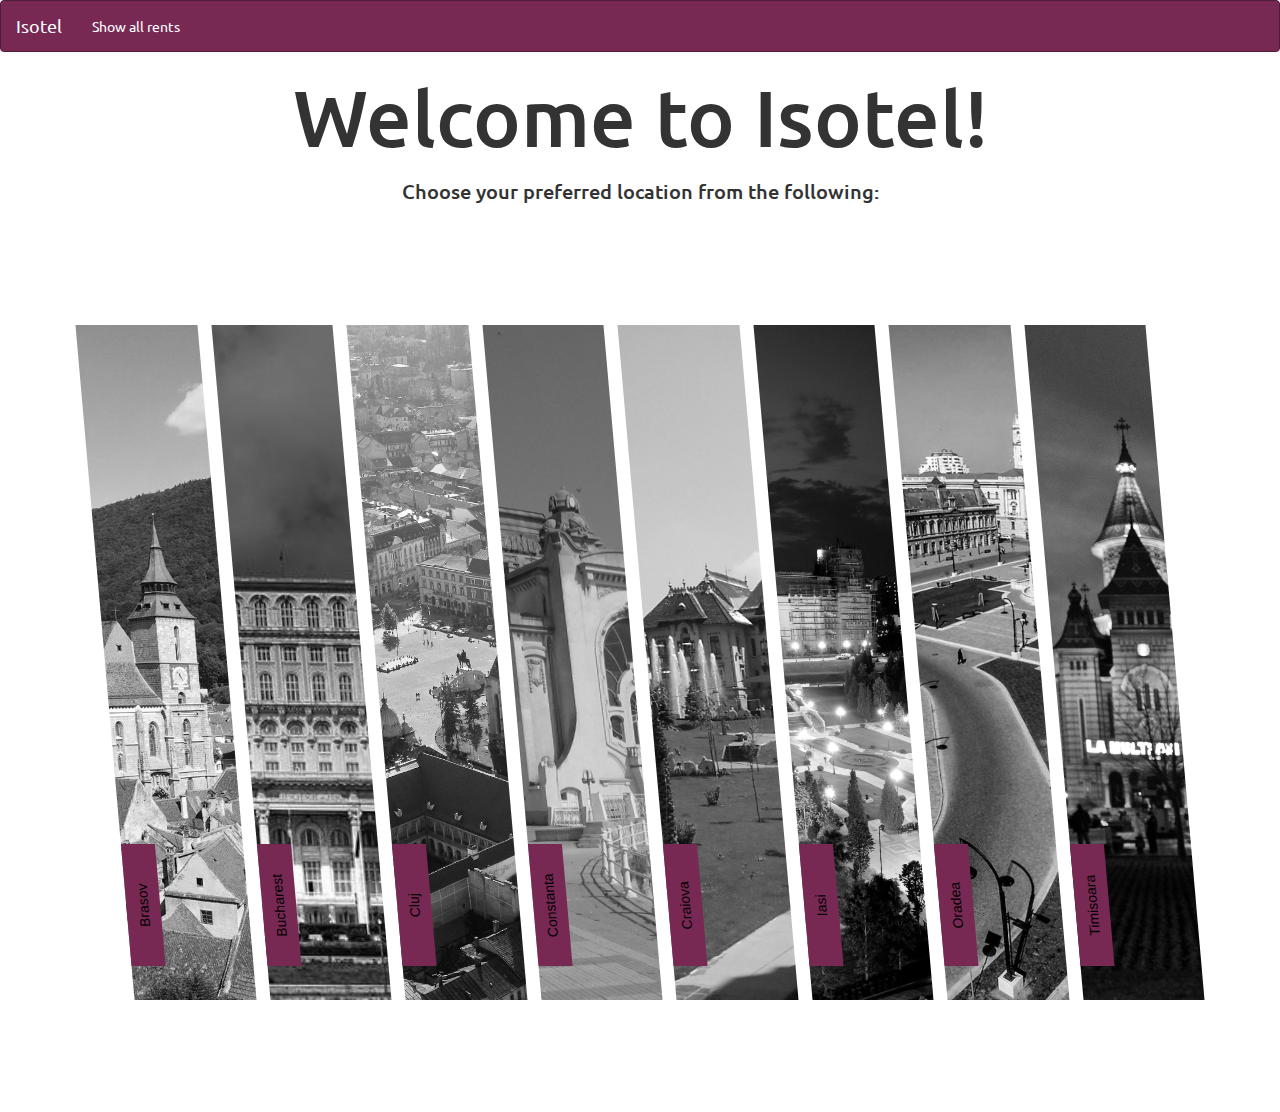
<file: index.html>
<!DOCTYPE html>

<html>
<head>
    <meta charset="utf-8">
    <meta http-equiv="X-UA-Compatible" content="IE=edge">
    <meta name="viewport" content="width=device-width, initial-scale=1.0">
    <meta name="scaffolded-by" content="https://github.com/dart-lang/stagehand">
    <title>Isotel</title>
    <link rel="stylesheet" href="./css/bootstrap.css">
    <link rel="stylesheet" href="./css/style-home.css">
</head>
<body>
<nav class="navbar navbar-inverse">
    <div class="container-fluid">
        <div class="navbar-header">
            <button type="button" class="navbar-toggle collapsed" data-toggle="collapse" data-target="#bs-example-navbar-collapse-2">
                <span class="sr-only">Toggle navigation</span>
                <span class="icon-bar"></span>
                <span class="icon-bar"></span>
                <span class="icon-bar"></span>
            </button>
            <a class="navbar-brand" id="title" href="index.html">Isotel</a>
        </div>

        <div class="collapse navbar-collapse" id="bs-example-navbar-collapse-2">
            <ul class="nav navbar-nav">
                <li><a href="./html/all_rents.html">Show all rents</a></li>
            </ul>
        </div>
    </div>
</nav>
<h1 class="title">
    Welcome to Isotel!
</h1>
<h3 class="subtitle">
    Choose your preferred location from the following:
</h3>
<div class="image-gallery">
    <div class="container">
        <div class="card">
            <img src="./assets/images/city_images/brasov.jpeg">
            <a href="./html/brasov.html" class="card__head">
                Brasov
            </a>
        </div>
        <div class="card">
            <img src="./assets/images/city_images/bucharest.jpeg">
            <a href="./html/bucharest.html" class="card__head">
                Bucharest
            </a>
        </div>
        <div class="card">
            <img src="./assets/images/city_images/cluj.jpeg">
            <a href="./html/cluj.html" class="card__head">
                Cluj
            </a>
        </div>
        <div class="card">
            <img src="./assets/images/city_images/constanta.jpeg">
            <a href="./html/constanta.html" class="card__head">
                Constanta
            </a>
        </div>
        <div class="card">
            <img src="./assets/images/city_images/craiova.jpeg">
            <a href="./html/craiova.html" class="card__head">
                Craiova
            </a>
        </div>
        <div class="card">
            <img src="./assets/images/city_images/iasi.jpeg">
            <a href="./html/iasi.html" class="card__head">
                Iasi
            </a>
        </div>
        <div class="card">
            <img src="./assets/images/city_images/oradea.jpeg">
            <a href="./html/oradea.html" class="card__head">
                Oradea
            </a>
        </div>
        <div class="card">
            <img src="./assets/images/city_images/timisoara.jpeg">
            <a href="./html/timisoara.html" class="card__head">
                Timisoara
            </a>
        </div>
    </div>
</div>
</body>
</html>
</file>
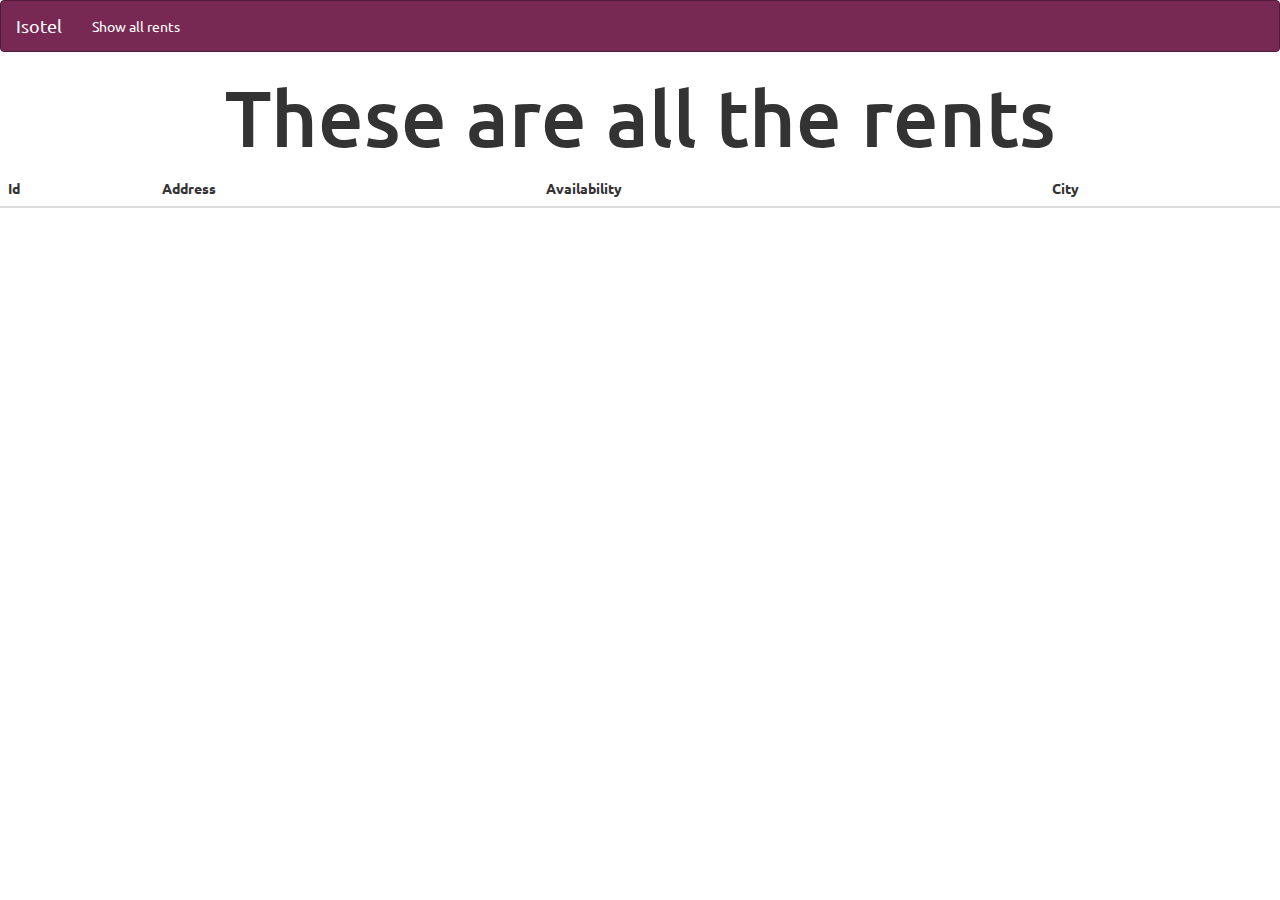
<file: html/all_rents.html>
<!DOCTYPE html>
<html lang="en">
<head>
    <meta charset="utf-8">
    <meta http-equiv="X-UA-Compatible" content="IE=edge">
    <meta name="viewport" content="width=device-width, initial-scale=1.0">
    <meta name="scaffolded-by" content="https://github.com/dart-lang/stagehand">
    <title>All rents</title>
    <link rel="stylesheet" href="../css/bootstrap.css">
    <link rel="stylesheet" href="../css/style-rents.css">
</head>
<body>
<nav class="navbar navbar-inverse">
    <div class="container-fluid">
        <div class="navbar-header">
            <button type="button" class="navbar-toggle collapsed" data-toggle="collapse" data-target="#bs-example-navbar-collapse-2">
                <span class="sr-only">Toggle navigation</span>
                <span class="icon-bar"></span>
                <span class="icon-bar"></span>
                <span class="icon-bar"></span>
            </button>
            <a class="navbar-brand" id="title" href="../index.html">Isotel</a>
        </div>

        <div class="collapse navbar-collapse" id="bs-example-navbar-collapse-2">
            <ul class="nav navbar-nav">
                <li><a href="./all_rents.html">Show all rents</a></li>
            </ul>
        </div>
    </div>
</nav>
<h1 class="title">
    These are all the rents
</h1>
<table id="excelDataTable" class="table table-hover">
    <thead>
    <tr>
        <th scope="col">Id</th>
        <th scope="col">Address</th>
        <th scope="col">Availability</th>
        <th scope="col">City</th>
    </tr>
    </thead>
</table>
<script src="https://ajax.googleapis.com/ajax/libs/jquery/2.1.1/jquery.min.js"></script>

<script>
    let myList;
    function goToRent(selector){
        document.location.href = 'rent.html?rent_id=' + encodeURIComponent(selector.cells[0].innerHTML) + '&rent_address=' +
            encodeURIComponent(selector.cells[1].innerHTML) + '&city=' + encodeURIComponent(selector.cells[3].innerHTML) +
                '&landlord_id=' + encodeURIComponent(selector.cells[4].innerHTML);
    }
    function buildHtmlTable(selector) {
        var columns = addAllColumnHeaders(myList, selector);
        console.log('started building table');
        for (let i = 0; i < myList.length; i++) {
            var row$ = $('<tr onclick="goToRent(this)"/>');
            for (var colIndex = 0; colIndex < columns.length; colIndex++) {
                var cellValue = myList[i][columns[colIndex]];
                if (cellValue == null) cellValue = "";
                if (cellValue >= 0 && cellValue <= 9 && colIndex > 1 && colIndex !== 4){
                    switch (cellValue) {
                        case 1:
                            cellValue = "Brasov";
                            break;
                        case 2:
                            cellValue = "Bucharest";
                            break;
                        case 3:
                            cellValue = "Cluj";
                            break;
                        case 4:
                            cellValue = "Constanta";
                            break;
                        case 5:
                            cellValue = "Craiova";
                            break;
                        case 6:
                            cellValue = "Iasi";
                            break;
                        case 7:
                            cellValue = "Oradea";
                            break;
                        case 8:
                            cellValue = "Timisoara";
                            break;
                    }
                }
                if (cellValue === true){
                    cellValue = "Available";
                }
                if(cellValue === false){
                    cellValue = "Not available";
                }
                if(colIndex === 4){
                    row$.append($('<td style="opacity: 0;"/>').html(cellValue));
                }
                else
                    row$.append($('<td/>').html(cellValue));
            }
            $(selector).append(row$);
        }
    }
    function addAllColumnHeaders(myList, selector) {
        console.log('adding column headers');
        var columnSet = [];
        var headerTr$ = $('<tr/>');

        for (var i = 0; i < myList.length; i++) {
            var rowHash = myList[i];
            for (var key in rowHash) {
                if ($.inArray(key, columnSet) === -1) {
                    columnSet.push(key);
                    headerTr$.append($('<th/>').html(key));
                }
            }
        }

        return columnSet;
    }
    let query = 'query{\n' +
        '    available_rents{\n' +
        '      rentId, address, isAvailable, cityId, landlordId\n' +
        '    }\n' +
        '  }'
    fetch('http://localhost:15507/graphql', {
        method: 'POST',
        headers: {
            'Content-Type': 'application/json',
            'Accept': 'application/json',
        },
        body: JSON.stringify({
            query
        })
    })
        .then(r => r.json())
        .then(data => {
            myList = data['data']['available_rents'];
            console.log(myList);
            buildHtmlTable('#excelDataTable');
        });

</script>

</body>
</html>
</file>
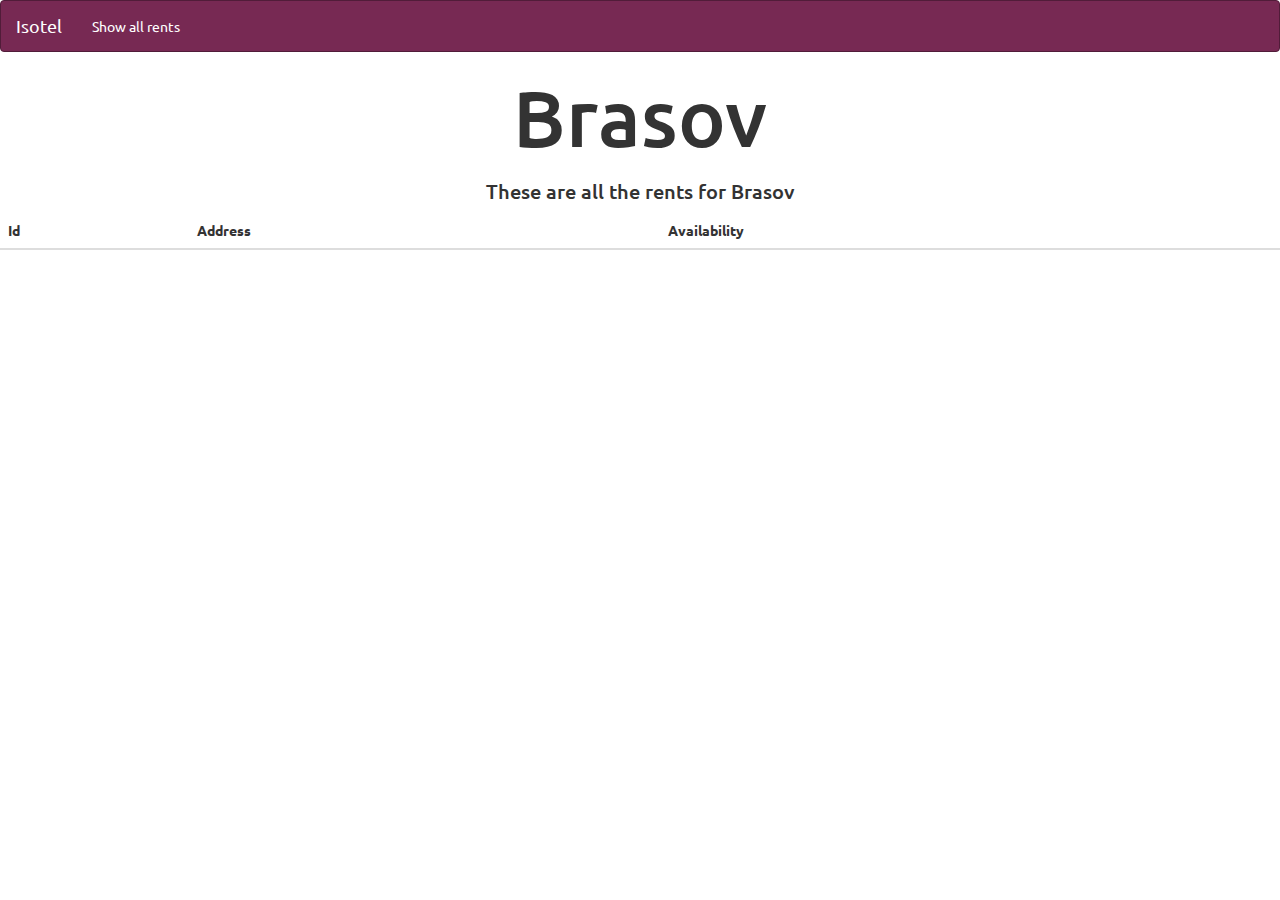
<file: html/brasov.html>
<!DOCTYPE html>
<html lang="en">
<head>
    <meta charset="utf-8">
    <meta http-equiv="X-UA-Compatible" content="IE=edge">
    <meta name="viewport" content="width=device-width, initial-scale=1.0">
    <meta name="scaffolded-by" content="https://github.com/dart-lang/stagehand">
    <title>Brasov</title>
    <link rel="stylesheet" href="../css/bootstrap.css">
    <link rel="stylesheet" href="../css/style-cities.css">
</head>
<body>
<nav class="navbar navbar-inverse">
    <div class="container-fluid">
        <div class="navbar-header">
            <button type="button" class="navbar-toggle collapsed" data-toggle="collapse" data-target="#bs-example-navbar-collapse-2">
                <span class="sr-only">Toggle navigation</span>
                <span class="icon-bar"></span>
                <span class="icon-bar"></span>
                <span class="icon-bar"></span>
            </button>
            <a class="navbar-brand" id="title" href="../index.html">Isotel</a>
        </div>

        <div class="collapse navbar-collapse" id="bs-example-navbar-collapse-2">
            <ul class="nav navbar-nav">
                <li><a href="./all_rents.html">Show all rents</a></li>
            </ul>
        </div>
    </div>
</nav>
<h1 class="title">
    Brasov
</h1>
<h3 class="subtitle">
    These are all the rents for Brasov
</h3>
<table id="excelDataTable" class="table table-hover">
    <thead>
    <tr>
        <th scope="col">Id</th>
        <th scope="col">Address</th>
        <th scope="col">Availability</th>
    </tr>
    </thead>
</table>
<script src="https://ajax.googleapis.com/ajax/libs/jquery/2.1.1/jquery.min.js"></script>
<script>
    let myList;
    function goToRent(selector){
        document.location.href = 'rent.html?rent_id=' + encodeURIComponent(selector.cells[0].innerHTML) + '&rent_address=' +
            encodeURIComponent(selector.cells[1].innerHTML) + '&city=Brasov' +
            '&landlord_id=' + encodeURIComponent(selector.cells[3].innerHTML);
    }

    function buildHtmlTable(selector) {
        var columns = addAllColumnHeaders(myList, selector);
        console.log('started building table');
        for (var i = 0; i < myList.length; i++) {
            var row$ = $('<tr onclick="goToRent(this)"/>');
            for (var colIndex = 0; colIndex < columns.length; colIndex++) {
                var cellValue = myList[i][columns[colIndex]];
                if (cellValue == null) cellValue = "";
                if (cellValue === true){
                    cellValue = "Available";
                }
                if(cellValue === false){
                    cellValue = "Not available";
                }
                if(colIndex === 3){
                    row$.append($('<td style="opacity: 0;"/>').html(cellValue));
                }
                else
                    row$.append($('<td/>').html(cellValue));
            }
            $(selector).append(row$);
        }
    }
    function addAllColumnHeaders(myList, selector) {
        console.log('adding column headers');
        var columnSet = [];
        var headerTr$ = $('<tr/>');

        for (var i = 0; i < myList.length; i++) {
            var rowHash = myList[i];
            for (var key in rowHash) {
                if ($.inArray(key, columnSet) === -1) {
                    columnSet.push(key);
                    headerTr$.append($('<th/>').html(key));
                }
            }
        }
        //$(selector).append(headerTr$);

        return columnSet;
    }
    let query = 'query GetRentForCity($id: Int!){\n' +
        '  rents_for_city(id: $id){\n' +
        '    rentId, address, isAvailable, landlordId\n' +
        '  }\n' +
        '}'
    let id = 1;
    fetch('http://localhost:15507/graphql', {
        method: 'POST',
        headers: {
            'Content-Type': 'application/json',
            'Accept': 'application/json',
        },
        body: JSON.stringify({
            query,
            variables: {id}
        })
    })
        .then(r => r.json())
        .then(data => {
            myList = data['data']['rents_for_city'];
            console.log(myList);
            buildHtmlTable('#excelDataTable');
        });

</script>
</body>
</html>
</file>
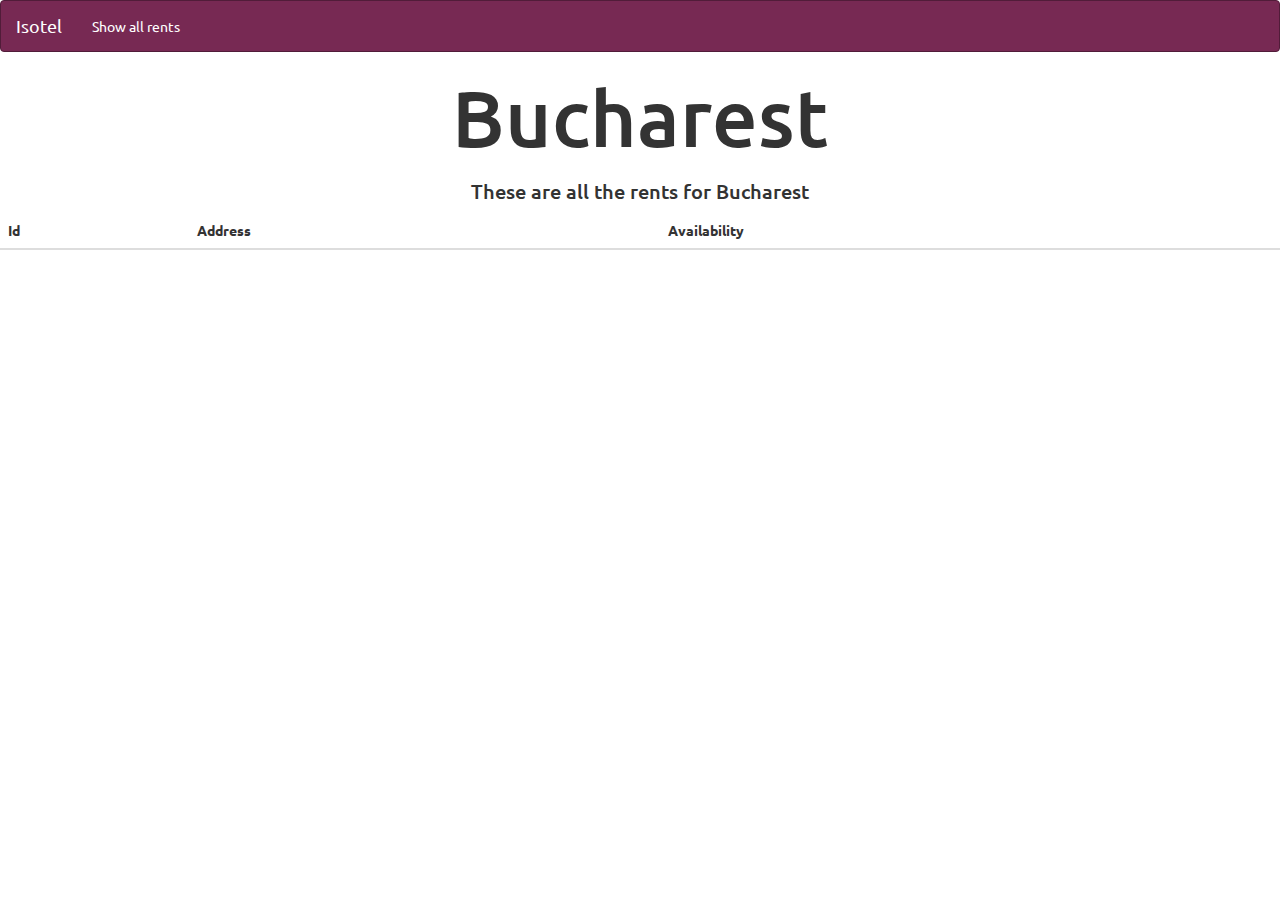
<file: html/bucharest.html>
<!DOCTYPE html>
<html lang="en">
<head>
    <meta charset="utf-8">
    <meta http-equiv="X-UA-Compatible" content="IE=edge">
    <meta name="viewport" content="width=device-width, initial-scale=1.0">
    <meta name="scaffolded-by" content="https://github.com/dart-lang/stagehand">
    <title>Bucharest</title>
    <link rel="stylesheet" href="../css/bootstrap.css">
    <link rel="stylesheet" href="../css/style-cities.css">
</head>
<body>
<nav class="navbar navbar-inverse">
    <div class="container-fluid">
        <div class="navbar-header">
            <button type="button" class="navbar-toggle collapsed" data-toggle="collapse" data-target="#bs-example-navbar-collapse-2">
                <span class="sr-only">Toggle navigation</span>
                <span class="icon-bar"></span>
                <span class="icon-bar"></span>
                <span class="icon-bar"></span>
            </button>
            <a class="navbar-brand" id="title" href="../index.html">Isotel</a>
        </div>

        <div class="collapse navbar-collapse" id="bs-example-navbar-collapse-2">
            <ul class="nav navbar-nav">
                <li><a href="./all_rents.html">Show all rents</a></li>
            </ul>
        </div>
    </div>
</nav>
<h1 class="title">
    Bucharest
</h1>
<h3 class="subtitle">
    These are all the rents for Bucharest
</h3>
<table id="excelDataTable" class="table table-hover">
    <thead>
    <tr>
        <th scope="col">Id</th>
        <th scope="col">Address</th>
        <th scope="col">Availability</th>
    </tr>
    </thead>
</table>
<script src="https://ajax.googleapis.com/ajax/libs/jquery/2.1.1/jquery.min.js"></script>
<script>
    let myList;
    function goToRent(selector){
        document.location.href = 'rent.html?rent_id=' + encodeURIComponent(selector.cells[0].innerHTML) + '&rent_address=' +
            encodeURIComponent(selector.cells[1].innerHTML) + '&city=Bucharest' +
            '&landlord_id=' + encodeURIComponent(selector.cells[3].innerHTML);
    }

    function buildHtmlTable(selector) {
        var columns = addAllColumnHeaders(myList, selector);
        console.log('started building table');
        for (var i = 0; i < myList.length; i++) {
            var row$ = $('<tr onclick="goToRent(this)"/>');
            for (var colIndex = 0; colIndex < columns.length; colIndex++) {
                var cellValue = myList[i][columns[colIndex]];
                if (cellValue == null) cellValue = "";
                if (cellValue === true){
                    cellValue = "Available";
                }
                if(cellValue === false){
                    cellValue = "Not available";
                }
                if(colIndex === 3){
                    row$.append($('<td style="opacity: 0;"/>').html(cellValue));
                }
                else
                    row$.append($('<td/>').html(cellValue));
            }
            $(selector).append(row$);
        }
    }
    function addAllColumnHeaders(myList, selector) {
        console.log('adding column headers');
        var columnSet = [];
        var headerTr$ = $('<tr/>');

        for (var i = 0; i < myList.length; i++) {
            var rowHash = myList[i];
            for (var key in rowHash) {
                if ($.inArray(key, columnSet) === -1) {
                    columnSet.push(key);
                    headerTr$.append($('<th/>').html(key));
                }
            }
        }
        //$(selector).append(headerTr$);

        return columnSet;
    }
    let query = 'query GetRentForCity($id: Int!){\n' +
        '  rents_for_city(id: $id){\n' +
        '    rentId, address, isAvailable, landlordId\n' +
        '  }\n' +
        '}'
    let id = 2;
    fetch('http://localhost:15507/graphql', {
        method: 'POST',
        headers: {
            'Content-Type': 'application/json',
            'Accept': 'application/json',
        },
        body: JSON.stringify({
            query,
            variables: {id}
        })
    })
        .then(r => r.json())
        .then(data => {
            myList = data['data']['rents_for_city'];
            console.log(myList);
            buildHtmlTable('#excelDataTable');
        });

</script>
</body>
</html>
</file>
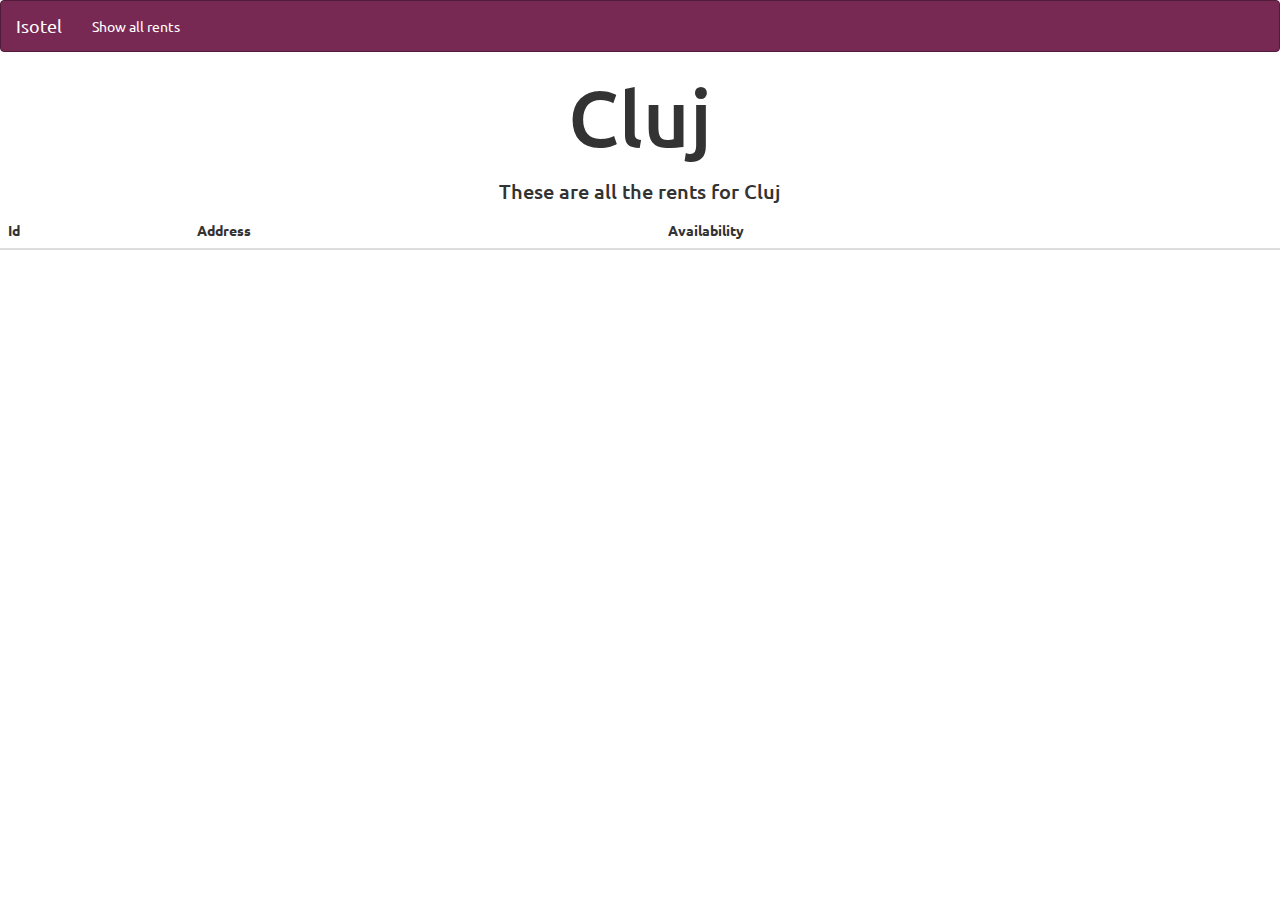
<file: html/cluj.html>
<!DOCTYPE html>
<html lang="en">
<head>
    <meta charset="utf-8">
    <meta http-equiv="X-UA-Compatible" content="IE=edge">
    <meta name="viewport" content="width=device-width, initial-scale=1.0">
    <meta name="scaffolded-by" content="https://github.com/dart-lang/stagehand">
    <title>Cluj</title>
    <link rel="stylesheet" href="../css/bootstrap.css">
    <link rel="stylesheet" href="../css/style-cities.css">
</head>
<body>
<nav class="navbar navbar-inverse">
    <div class="container-fluid">
        <div class="navbar-header">
            <button type="button" class="navbar-toggle collapsed" data-toggle="collapse" data-target="#bs-example-navbar-collapse-2">
                <span class="sr-only">Toggle navigation</span>
                <span class="icon-bar"></span>
                <span class="icon-bar"></span>
                <span class="icon-bar"></span>
            </button>
            <a class="navbar-brand" id="title" href="../index.html">Isotel</a>
        </div>

        <div class="collapse navbar-collapse" id="bs-example-navbar-collapse-2">
            <ul class="nav navbar-nav">
                <li><a href="./all_rents.html">Show all rents</a></li>
            </ul>
        </div>
    </div>
</nav>
<h1 class="title">
    Cluj
</h1>
<h3 class="subtitle">
    These are all the rents for Cluj
</h3>
<table id="excelDataTable" class="table table-hover">
    <thead>
    <tr>
        <th scope="col">Id</th>
        <th scope="col">Address</th>
        <th scope="col">Availability</th>
    </tr>
    </thead>
</table>
<script src="https://ajax.googleapis.com/ajax/libs/jquery/2.1.1/jquery.min.js"></script>
<script>
    let myList;
    function goToRent(selector){
        document.location.href = 'rent.html?rent_id=' + encodeURIComponent(selector.cells[0].innerHTML) + '&rent_address=' +
            encodeURIComponent(selector.cells[1].innerHTML) + '&city=Cluj' +
            '&landlord_id=' + encodeURIComponent(selector.cells[3].innerHTML);
    }

    function buildHtmlTable(selector) {
        var columns = addAllColumnHeaders(myList, selector);
        console.log('started building table');
        for (var i = 0; i < myList.length; i++) {
            var row$ = $('<tr onclick="goToRent(this)"/>');
            for (var colIndex = 0; colIndex < columns.length; colIndex++) {
                var cellValue = myList[i][columns[colIndex]];
                if (cellValue == null) cellValue = "";
                if (cellValue === true){
                    cellValue = "Available";
                }
                if(cellValue === false){
                    cellValue = "Not available";
                }
                if(colIndex === 3){
                    row$.append($('<td style="opacity: 0;"/>').html(cellValue));
                }
                else
                    row$.append($('<td/>').html(cellValue));
            }
            $(selector).append(row$);
        }
    }
    function addAllColumnHeaders(myList, selector) {
        console.log('adding column headers');
        var columnSet = [];
        var headerTr$ = $('<tr/>');

        for (var i = 0; i < myList.length; i++) {
            var rowHash = myList[i];
            for (var key in rowHash) {
                if ($.inArray(key, columnSet) === -1) {
                    columnSet.push(key);
                    headerTr$.append($('<th/>').html(key));
                }
            }
        }
        //$(selector).append(headerTr$);

        return columnSet;
    }
    let query = 'query GetRentForCity($id: Int!){\n' +
        '  rents_for_city(id: $id){\n' +
        '    rentId, address, isAvailable, landlordId\n' +
        '  }\n' +
        '}'
    let id = 3;
    fetch('http://localhost:15507/graphql', {
        method: 'POST',
        headers: {
            'Content-Type': 'application/json',
            'Accept': 'application/json',
        },
        body: JSON.stringify({
            query,
            variables: {id}
        })
    })
        .then(r => r.json())
        .then(data => {
            myList = data['data']['rents_for_city'];
            console.log(myList);
            buildHtmlTable('#excelDataTable');
        });

</script>
</body>
</html>
</file>
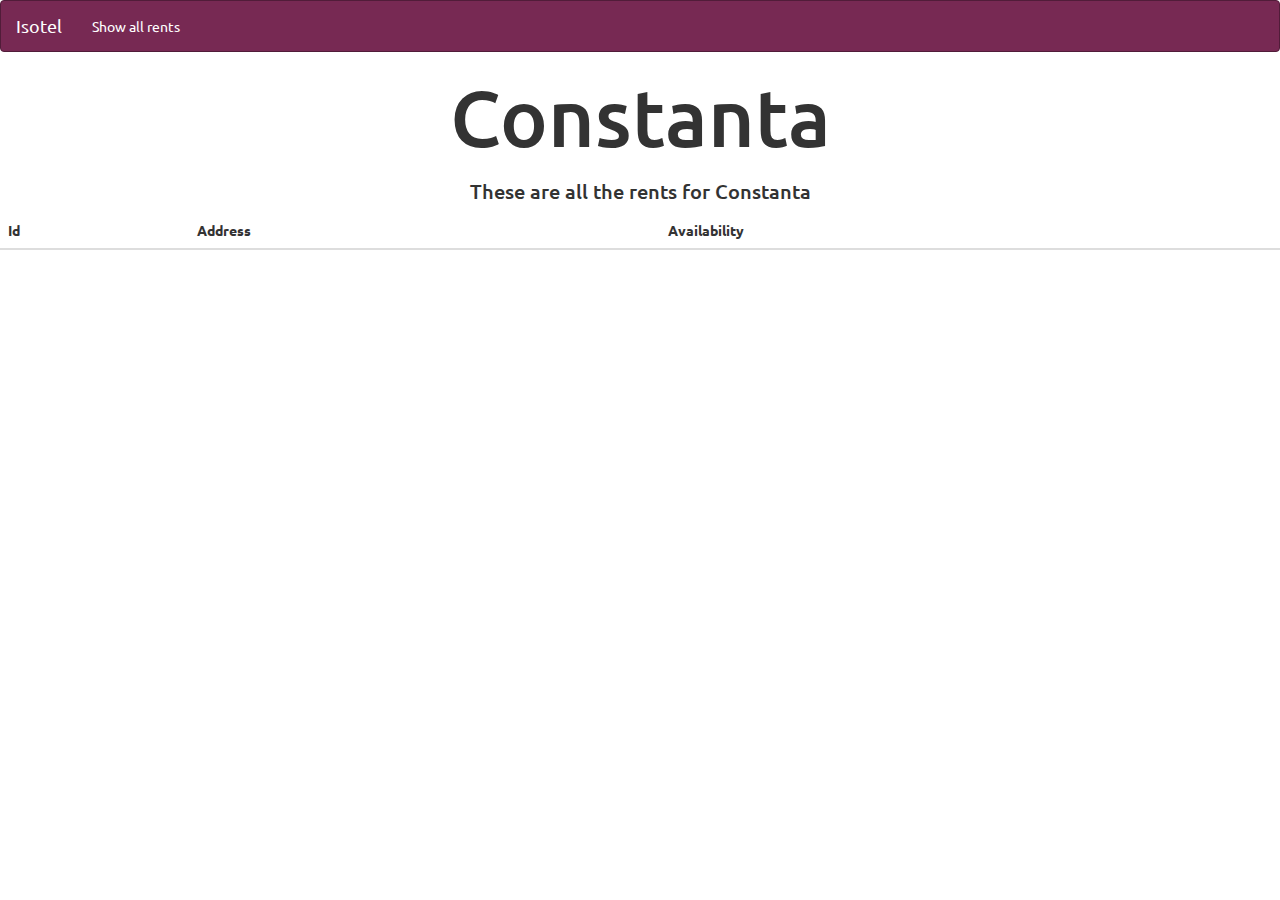
<file: html/constanta.html>
<!DOCTYPE html>
<html lang="en">
<head>
    <meta charset="utf-8">
    <meta http-equiv="X-UA-Compatible" content="IE=edge">
    <meta name="viewport" content="width=device-width, initial-scale=1.0">
    <meta name="scaffolded-by" content="https://github.com/dart-lang/stagehand">
    <title>Constanta</title>
    <link rel="stylesheet" href="../css/bootstrap.css">
    <link rel="stylesheet" href="../css/style-cities.css">
</head>
<body>
<nav class="navbar navbar-inverse">
    <div class="container-fluid">
        <div class="navbar-header">
            <button type="button" class="navbar-toggle collapsed" data-toggle="collapse" data-target="#bs-example-navbar-collapse-2">
                <span class="sr-only">Toggle navigation</span>
                <span class="icon-bar"></span>
                <span class="icon-bar"></span>
                <span class="icon-bar"></span>
            </button>
            <a class="navbar-brand" id="title" href="../index.html">Isotel</a>
        </div>

        <div class="collapse navbar-collapse" id="bs-example-navbar-collapse-2">
            <ul class="nav navbar-nav">
                <li><a href="./all_rents.html">Show all rents</a></li>
            </ul>
        </div>
    </div>
</nav>
<h1 class="title">
    Constanta
</h1>
<h3 class="subtitle">
    These are all the rents for Constanta
</h3>
<table id="excelDataTable" class="table table-hover">
    <thead>
    <tr>
        <th scope="col">Id</th>
        <th scope="col">Address</th>
        <th scope="col">Availability</th>
    </tr>
    </thead>
</table>
<script src="https://ajax.googleapis.com/ajax/libs/jquery/2.1.1/jquery.min.js"></script>
<script>
    let myList;
    function goToRent(selector){
        document.location.href = 'rent.html?rent_id=' + encodeURIComponent(selector.cells[0].innerHTML) + '&rent_address=' +
            encodeURIComponent(selector.cells[1].innerHTML) + '&city=Constanta' +
            '&landlord_id=' + encodeURIComponent(selector.cells[3].innerHTML);
    }

    function buildHtmlTable(selector) {
        var columns = addAllColumnHeaders(myList, selector);
        console.log('started building table');
        for (var i = 0; i < myList.length; i++) {
            var row$ = $('<tr onclick="goToRent(this)"/>');
            for (var colIndex = 0; colIndex < columns.length; colIndex++) {
                var cellValue = myList[i][columns[colIndex]];
                if (cellValue == null) cellValue = "";
                if (cellValue === true){
                    cellValue = "Available";
                }
                if(cellValue === false){
                    cellValue = "Not available";
                }
                if(colIndex === 3){
                    row$.append($('<td style="opacity: 0;"/>').html(cellValue));
                }
                else
                    row$.append($('<td/>').html(cellValue));
            }
            $(selector).append(row$);
        }
    }
    function addAllColumnHeaders(myList, selector) {
        console.log('adding column headers');
        var columnSet = [];
        var headerTr$ = $('<tr/>');

        for (var i = 0; i < myList.length; i++) {
            var rowHash = myList[i];
            for (var key in rowHash) {
                if ($.inArray(key, columnSet) === -1) {
                    columnSet.push(key);
                    headerTr$.append($('<th/>').html(key));
                }
            }
        }
        //$(selector).append(headerTr$);

        return columnSet;
    }
    let query = 'query GetRentForCity($id: Int!){\n' +
        '  rents_for_city(id: $id){\n' +
        '    rentId, address, isAvailable, landlordId\n' +
        '  }\n' +
        '}'
    let id = 4;
    fetch('http://localhost:15507/graphql', {
        method: 'POST',
        headers: {
            'Content-Type': 'application/json',
            'Accept': 'application/json',
        },
        body: JSON.stringify({
            query,
            variables: {id}
        })
    })
        .then(r => r.json())
        .then(data => {
            myList = data['data']['rents_for_city'];
            console.log(myList);
            buildHtmlTable('#excelDataTable');
        });

</script>
</body>
</html>
</file>
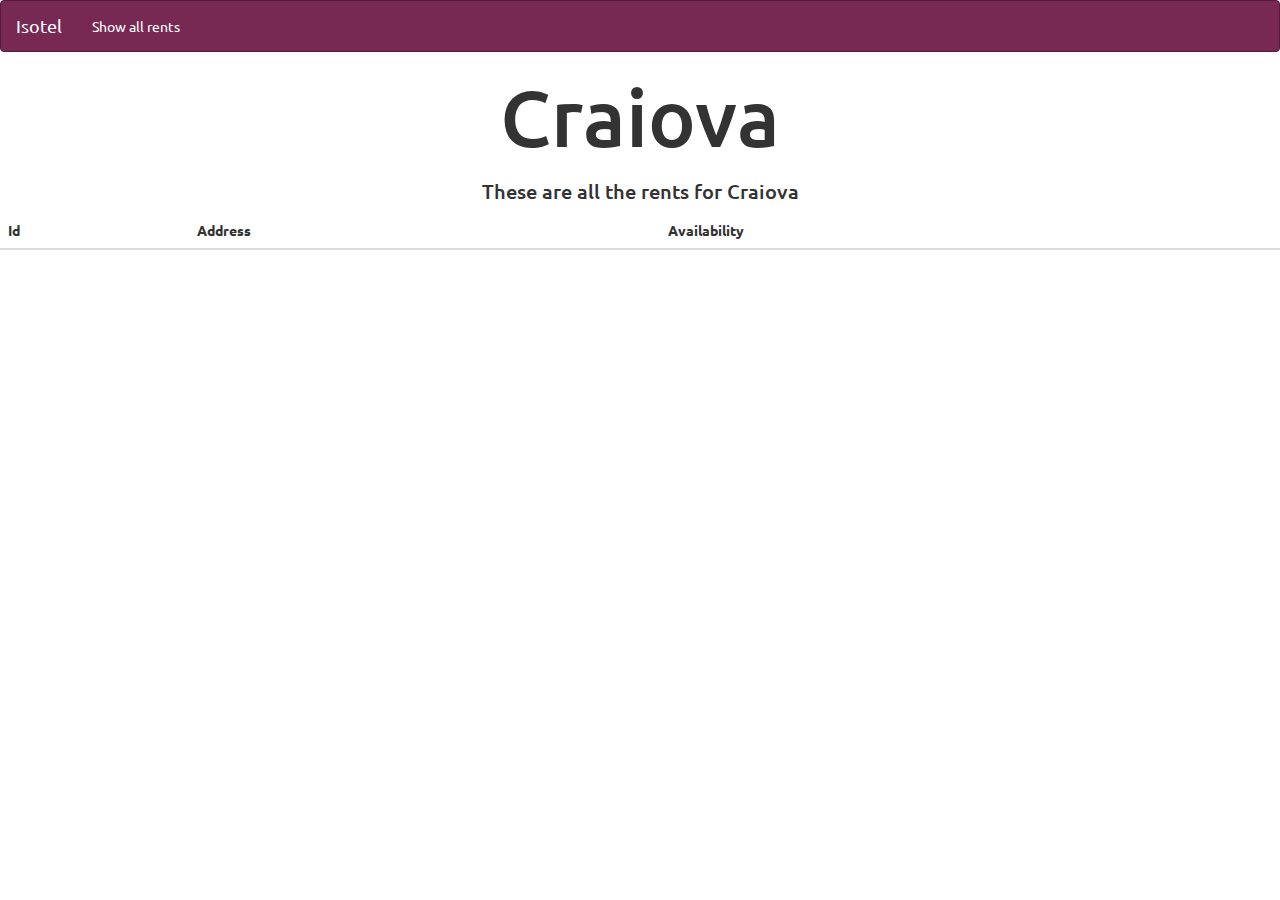
<file: html/craiova.html>
<!DOCTYPE html>
<html lang="en">
<head>
    <meta charset="utf-8">
    <meta http-equiv="X-UA-Compatible" content="IE=edge">
    <meta name="viewport" content="width=device-width, initial-scale=1.0">
    <meta name="scaffolded-by" content="https://github.com/dart-lang/stagehand">
    <title>Craiova</title>
    <link rel="stylesheet" href="../css/bootstrap.css">
    <link rel="stylesheet" href="../css/style-cities.css">
</head>
<body>
<nav class="navbar navbar-inverse">
    <div class="container-fluid">
        <div class="navbar-header">
            <button type="button" class="navbar-toggle collapsed" data-toggle="collapse" data-target="#bs-example-navbar-collapse-2">
                <span class="sr-only">Toggle navigation</span>
                <span class="icon-bar"></span>
                <span class="icon-bar"></span>
                <span class="icon-bar"></span>
            </button>
            <a class="navbar-brand" id="title" href="../index.html">Isotel</a>
        </div>

        <div class="collapse navbar-collapse" id="bs-example-navbar-collapse-2">
            <ul class="nav navbar-nav">
                <li><a href="./all_rents.html">Show all rents</a></li>
            </ul>
        </div>
    </div>
</nav>
<h1 class="title">
    Craiova
</h1>
<h3 class="subtitle">
    These are all the rents for Craiova
</h3>
<table id="excelDataTable" class="table table-hover">
    <thead>
    <tr>
        <th scope="col">Id</th>
        <th scope="col">Address</th>
        <th scope="col">Availability</th>
    </tr>
    </thead>
</table>
<script src="https://ajax.googleapis.com/ajax/libs/jquery/2.1.1/jquery.min.js"></script>
<script>
    let myList;
    function goToRent(selector){
        document.location.href = 'rent.html?rent_id=' + encodeURIComponent(selector.cells[0].innerHTML) + '&rent_address=' +
            encodeURIComponent(selector.cells[1].innerHTML) + '&city=Craiova' +
            '&landlord_id=' + encodeURIComponent(selector.cells[3].innerHTML);
    }

    function buildHtmlTable(selector) {
        var columns = addAllColumnHeaders(myList, selector);
        console.log('started building table');
        for (var i = 0; i < myList.length; i++) {
            var row$ = $('<tr onclick="goToRent(this)"/>');
            for (var colIndex = 0; colIndex < columns.length; colIndex++) {
                var cellValue = myList[i][columns[colIndex]];
                if (cellValue == null) cellValue = "";
                if (cellValue === true){
                    cellValue = "Available";
                }
                if(cellValue === false){
                    cellValue = "Not available";
                }
                if(colIndex === 3){
                    row$.append($('<td style="opacity: 0;"/>').html(cellValue));
                }
                else
                    row$.append($('<td/>').html(cellValue));
            }
            $(selector).append(row$);
        }
    }
    function addAllColumnHeaders(myList, selector) {
        console.log('adding column headers');
        var columnSet = [];
        var headerTr$ = $('<tr/>');

        for (var i = 0; i < myList.length; i++) {
            var rowHash = myList[i];
            for (var key in rowHash) {
                if ($.inArray(key, columnSet) === -1) {
                    columnSet.push(key);
                    headerTr$.append($('<th/>').html(key));
                }
            }
        }
        //$(selector).append(headerTr$);

        return columnSet;
    }
    let query = 'query GetRentForCity($id: Int!){\n' +
        '  rents_for_city(id: $id){\n' +
        '    rentId, address, isAvailable, landlordId\n' +
        '  }\n' +
        '}'
    let id = 5;
    fetch('http://localhost:15507/graphql', {
        method: 'POST',
        headers: {
            'Content-Type': 'application/json',
            'Accept': 'application/json',
        },
        body: JSON.stringify({
            query,
            variables: {id}
        })
    })
        .then(r => r.json())
        .then(data => {
            myList = data['data']['rents_for_city'];
            console.log(myList);
            buildHtmlTable('#excelDataTable');
        });

</script>
</body>
</html>
</file>
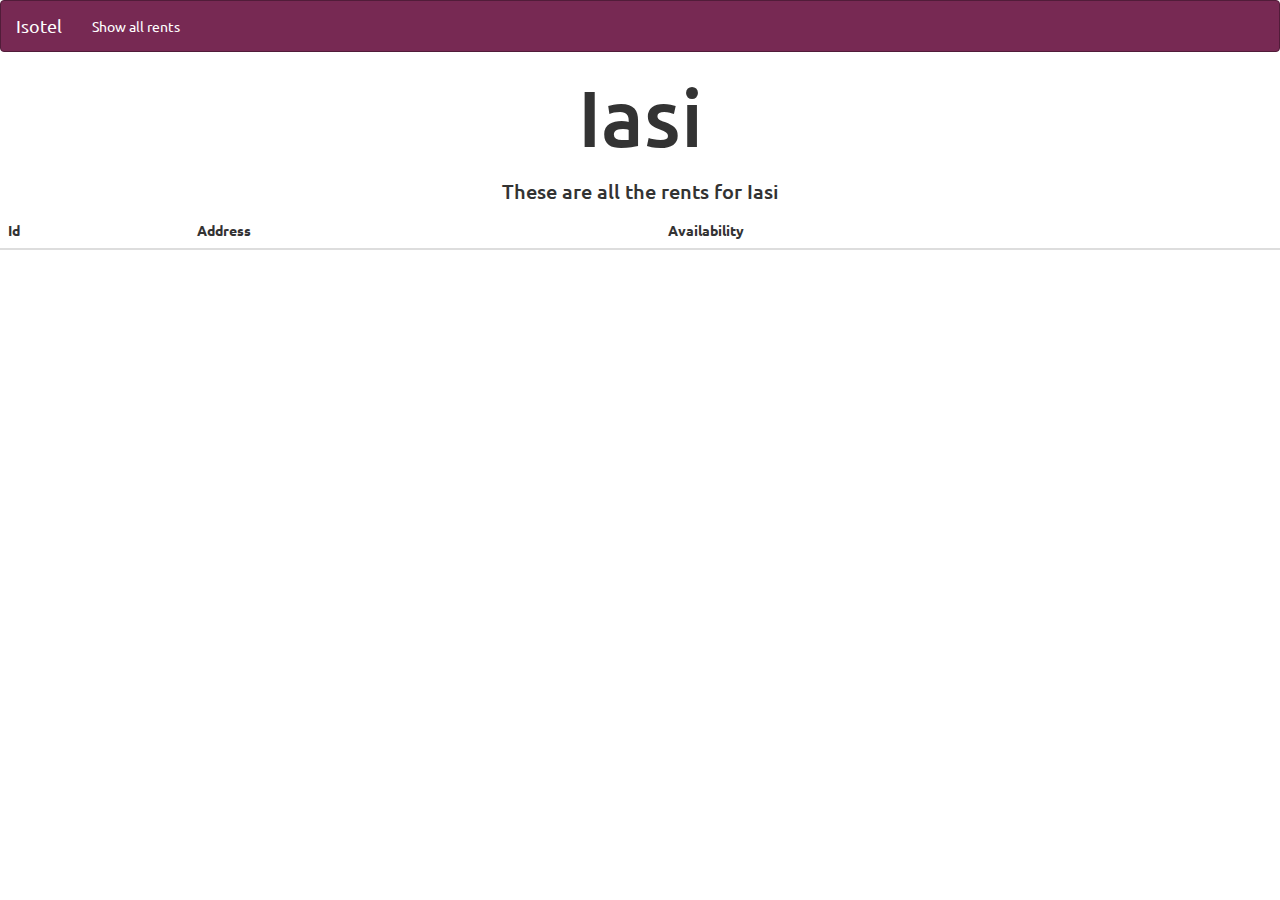
<file: html/iasi.html>
<!DOCTYPE html>
<html lang="en">
<head>
    <meta charset="utf-8">
    <meta http-equiv="X-UA-Compatible" content="IE=edge">
    <meta name="viewport" content="width=device-width, initial-scale=1.0">
    <meta name="scaffolded-by" content="https://github.com/dart-lang/stagehand">
    <title>Iasi</title>
    <link rel="stylesheet" href="../css/bootstrap.css">
    <link rel="stylesheet" href="../css/style-cities.css">
</head>
<body>
<nav class="navbar navbar-inverse">
    <div class="container-fluid">
        <div class="navbar-header">
            <button type="button" class="navbar-toggle collapsed" data-toggle="collapse" data-target="#bs-example-navbar-collapse-2">
                <span class="sr-only">Toggle navigation</span>
                <span class="icon-bar"></span>
                <span class="icon-bar"></span>
                <span class="icon-bar"></span>
            </button>
            <a class="navbar-brand" id="title" href="../index.html">Isotel</a>
        </div>

        <div class="collapse navbar-collapse" id="bs-example-navbar-collapse-2">
            <ul class="nav navbar-nav">
                <li><a href="./all_rents.html">Show all rents</a></li>
            </ul>
        </div>
    </div>
</nav>
<h1 class="title">
    Iasi
</h1>
<h3 class="subtitle">
    These are all the rents for Iasi
</h3>
<table id="excelDataTable" class="table table-hover">
    <thead>
    <tr>
        <th scope="col">Id</th>
        <th scope="col">Address</th>
        <th scope="col">Availability</th>
    </tr>
    </thead>
</table>
<script src="https://ajax.googleapis.com/ajax/libs/jquery/2.1.1/jquery.min.js"></script>
<script>
    let myList;
    function goToRent(selector){
        document.location.href = 'rent.html?rent_id=' + encodeURIComponent(selector.cells[0].innerHTML) + '&rent_address=' +
            encodeURIComponent(selector.cells[1].innerHTML) + '&city=Iasi' +
            '&landlord_id=' + encodeURIComponent(selector.cells[3].innerHTML);
    }

    function buildHtmlTable(selector) {
        var columns = addAllColumnHeaders(myList, selector);
        console.log('started building table');
        for (var i = 0; i < myList.length; i++) {
            var row$ = $('<tr onclick="goToRent(this)"/>');
            for (var colIndex = 0; colIndex < columns.length; colIndex++) {
                var cellValue = myList[i][columns[colIndex]];
                if (cellValue == null) cellValue = "";
                if (cellValue === true){
                    cellValue = "Available";
                }
                if(cellValue === false){
                    cellValue = "Not available";
                }
                if(colIndex === 3){
                    row$.append($('<td style="opacity: 0;"/>').html(cellValue));
                }
                else
                    row$.append($('<td/>').html(cellValue));
            }
            $(selector).append(row$);
        }
    }
    function addAllColumnHeaders(myList, selector) {
        console.log('adding column headers');
        var columnSet = [];
        var headerTr$ = $('<tr/>');

        for (var i = 0; i < myList.length; i++) {
            var rowHash = myList[i];
            for (var key in rowHash) {
                if ($.inArray(key, columnSet) === -1) {
                    columnSet.push(key);
                    headerTr$.append($('<th/>').html(key));
                }
            }
        }
        //$(selector).append(headerTr$);

        return columnSet;
    }
    let query = 'query GetRentForCity($id: Int!){\n' +
        '  rents_for_city(id: $id){\n' +
        '    rentId, address, isAvailable, landlordId\n' +
        '  }\n' +
        '}'
    let id = 6;
    fetch('http://localhost:15507/graphql', {
        method: 'POST',
        headers: {
            'Content-Type': 'application/json',
            'Accept': 'application/json',
        },
        body: JSON.stringify({
            query,
            variables: {id}
        })
    })
        .then(r => r.json())
        .then(data => {
            myList = data['data']['rents_for_city'];
            console.log(myList);
            buildHtmlTable('#excelDataTable');
        });

</script>
</body>
</html>
</file>
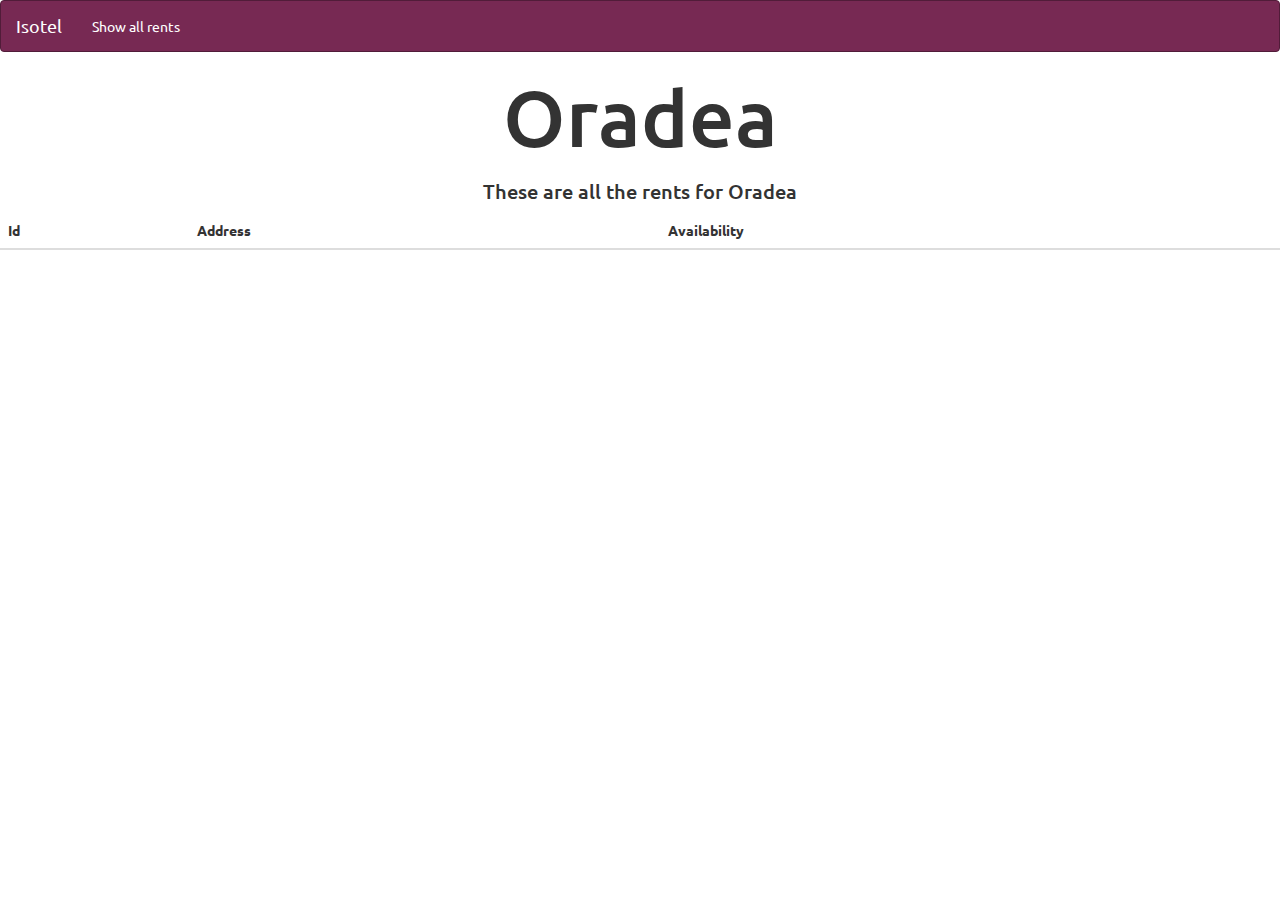
<file: html/oradea.html>
<!DOCTYPE html>
<html lang="en">
<head>
    <meta charset="utf-8">
    <meta http-equiv="X-UA-Compatible" content="IE=edge">
    <meta name="viewport" content="width=device-width, initial-scale=1.0">
    <meta name="scaffolded-by" content="https://github.com/dart-lang/stagehand">
    <title>Oradea</title>
    <link rel="stylesheet" href="../css/bootstrap.css">
    <link rel="stylesheet" href="../css/style-cities.css">

</head>
<body>
<nav class="navbar navbar-inverse">
    <div class="container-fluid">
        <div class="navbar-header">
            <button type="button" class="navbar-toggle collapsed" data-toggle="collapse" data-target="#bs-example-navbar-collapse-2">
                <span class="sr-only">Toggle navigation</span>
                <span class="icon-bar"></span>
                <span class="icon-bar"></span>
                <span class="icon-bar"></span>
            </button>
            <a class="navbar-brand" id="title" href="../index.html">Isotel</a>
        </div>

        <div class="collapse navbar-collapse" id="bs-example-navbar-collapse-2">
            <ul class="nav navbar-nav">
                <li><a href="./all_rents.html">Show all rents</a></li>
            </ul>
        </div>
    </div>
</nav>
<h1 class="title">
    Oradea
</h1>
<h3 class="subtitle">
    These are all the rents for Oradea
</h3>
<table id="excelDataTable" class="table table-hover">
    <thead>
    <tr>
        <th scope="col">Id</th>
        <th scope="col">Address</th>
        <th scope="col">Availability</th>
    </tr>
    </thead>
</table>
<script src="https://ajax.googleapis.com/ajax/libs/jquery/2.1.1/jquery.min.js"></script>
<script>
    let myList;
    function goToRent(selector){
        document.location.href = 'rent.html?rent_id=' + encodeURIComponent(selector.cells[0].innerHTML) + '&rent_address=' +
            encodeURIComponent(selector.cells[1].innerHTML) + '&city=Oradea' +
            '&landlord_id=' + encodeURIComponent(selector.cells[3].innerHTML);
    }

    function buildHtmlTable(selector) {
        var columns = addAllColumnHeaders(myList, selector);
        console.log('started building table');
        for (var i = 0; i < myList.length; i++) {
            var row$ = $('<tr onclick="goToRent(this)"/>');
            for (var colIndex = 0; colIndex < columns.length; colIndex++) {
                var cellValue = myList[i][columns[colIndex]];
                if (cellValue == null) cellValue = "";
                if (cellValue === true){
                    cellValue = "Available";
                }
                if(cellValue === false){
                    cellValue = "Not available";
                }
                if(colIndex === 3){
                    row$.append($('<td style="opacity: 0;"/>').html(cellValue));
                }
                else
                    row$.append($('<td/>').html(cellValue));
            }
            $(selector).append(row$);
        }
    }
    function addAllColumnHeaders(myList, selector) {
        console.log('adding column headers');
        var columnSet = [];
        var headerTr$ = $('<tr/>');

        for (var i = 0; i < myList.length; i++) {
            var rowHash = myList[i];
            for (var key in rowHash) {
                if ($.inArray(key, columnSet) === -1) {
                    columnSet.push(key);
                    headerTr$.append($('<th/>').html(key));
                }
            }
        }
        //$(selector).append(headerTr$);

        return columnSet;
    }
    let query = 'query GetRentForCity($id: Int!){\n' +
        '  rents_for_city(id: $id){\n' +
        '    rentId, address, isAvailable, landlordId\n' +
        '  }\n' +
        '}'
    let id = 7;
    fetch('http://localhost:15507/graphql', {
        method: 'POST',
        headers: {
            'Content-Type': 'application/json',
            'Accept': 'application/json',
        },
        body: JSON.stringify({
            query,
            variables: {id}
        })
    })
        .then(r => r.json())
        .then(data => {
            myList = data['data']['rents_for_city'];
            console.log(myList);
            buildHtmlTable('#excelDataTable');
        });

</script>
</body>
</html>
</file>
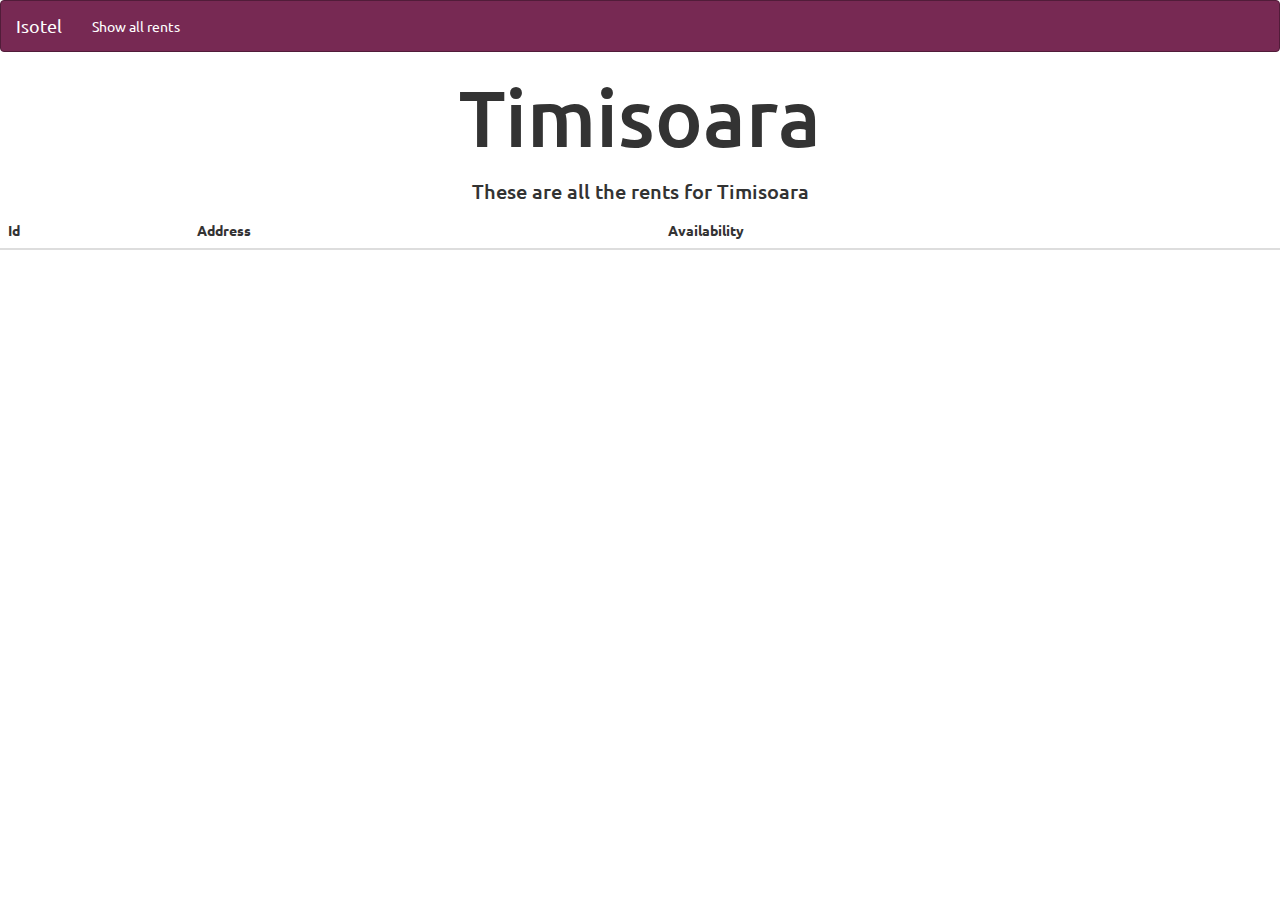
<file: html/timisoara.html>
<!DOCTYPE html>
<html lang="en">
<head>
    <meta charset="utf-8">
    <meta http-equiv="X-UA-Compatible" content="IE=edge">
    <meta name="viewport" content="width=device-width, initial-scale=1.0">
    <meta name="scaffolded-by" content="https://github.com/dart-lang/stagehand">
    <title>Timisoara</title>
    <link rel="stylesheet" href="../css/bootstrap.css">
    <link rel="stylesheet" href="../css/style-cities.css">
</head>
<body>
<nav class="navbar navbar-inverse">
    <div class="container-fluid">
        <div class="navbar-header">
            <button type="button" class="navbar-toggle collapsed" data-toggle="collapse" data-target="#bs-example-navbar-collapse-2">
                <span class="sr-only">Toggle navigation</span>
                <span class="icon-bar"></span>
                <span class="icon-bar"></span>
                <span class="icon-bar"></span>
            </button>
            <a class="navbar-brand" id="title" href="../index.html">Isotel</a>
        </div>

        <div class="collapse navbar-collapse" id="bs-example-navbar-collapse-2">
            <ul class="nav navbar-nav">
                <li><a href="./all_rents.html">Show all rents</a></li>
            </ul>
        </div>
    </div>
</nav>
<h1 class="title">
    Timisoara
</h1>
<h3 class="subtitle">
    These are all the rents for Timisoara
</h3>
<table id="excelDataTable" class="table table-hover">
    <thead>
    <tr>
        <th scope="col">Id</th>
        <th scope="col">Address</th>
        <th scope="col">Availability</th>
    </tr>
    </thead>
</table>
<script src="https://ajax.googleapis.com/ajax/libs/jquery/2.1.1/jquery.min.js"></script>
<script>
    let myList;
    function goToRent(selector){
        document.location.href = 'rent.html?rent_id=' + encodeURIComponent(selector.cells[0].innerHTML) + '&rent_address=' +
            encodeURIComponent(selector.cells[1].innerHTML) + '&city=Timisoara' +
            '&landlord_id=' + encodeURIComponent(selector.cells[3].innerHTML);
    }

    function buildHtmlTable(selector) {
        var columns = addAllColumnHeaders(myList, selector);
        console.log('started building table');
        for (var i = 0; i < myList.length; i++) {
            var row$ = $('<tr onclick="goToRent(this)"/>');
            for (var colIndex = 0; colIndex < columns.length; colIndex++) {
                var cellValue = myList[i][columns[colIndex]];
                if (cellValue == null) cellValue = "";
                if (cellValue === true){
                    cellValue = "Available";
                }
                if(cellValue === false){
                    cellValue = "Not available";
                }
                if(colIndex === 3){
                    row$.append($('<td style="opacity: 0;"/>').html(cellValue));
                }
                else
                    row$.append($('<td/>').html(cellValue));
            }
            $(selector).append(row$);
        }
    }
    function addAllColumnHeaders(myList, selector) {
        console.log('adding column headers');
        var columnSet = [];
        var headerTr$ = $('<tr/>');

        for (var i = 0; i < myList.length; i++) {
            var rowHash = myList[i];
            for (var key in rowHash) {
                if ($.inArray(key, columnSet) === -1) {
                    columnSet.push(key);
                    headerTr$.append($('<th/>').html(key));
                }
            }
        }
        //$(selector).append(headerTr$);

        return columnSet;
    }
    let query = 'query GetRentForCity($id: Int!){\n' +
        '  rents_for_city(id: $id){\n' +
        '    rentId, address, isAvailable, landlordId\n' +
        '  }\n' +
        '}'
    let id = 8;
    fetch('http://localhost:15507/graphql', {
        method: 'POST',
        headers: {
            'Content-Type': 'application/json',
            'Accept': 'application/json',
        },
        body: JSON.stringify({
            query,
            variables: {id}
        })
    })
        .then(r => r.json())
        .then(data => {
            myList = data['data']['rents_for_city'];
            console.log(myList);
            buildHtmlTable('#excelDataTable');
        });

</script>
</body>
</html>
</file>
<file: css/style-home.css>
.image-gallery {
    margin: 0;
    min-height: 100vh;
    font-family: sans-serif;
    display: flex;
    justify-content: center;
    align-items: center;
}
.container {
    display: flex;
    justify-content: center;
    align-items: center;
    margin: 10vmin;
    overflow: hidden;
    transform: skew(5deg);
}
.container .card {
    flex: 1;
    transition: all 0.5s ease-in-out;
    height: 75vmin;
    position: relative;
}
.container .card .card__head {
    color: black;
    background: #772953;
    padding: 0.5em;
    transform: rotate(-90deg);
    transform-origin: 0% 0%;
    transition: all 0.5s ease-in-out;
    min-width: 100%;
    text-align: center;
    position: absolute;
    bottom: 0;
    left: 0;
    font-size: 1em;
    white-space: nowrap;
}
.container .card:hover {
    flex-grow: 10;
}
.container .card:hover img {
    filter: grayscale(0);
}
.container .card:hover .card__head {
    text-align: center;
    top: calc(100% - 2em);
    color: white;
    background: rgba(0, 0, 0, 0.5);
    font-size: 2em;
    transform: rotate(0deg) skew(-5deg);
}
.container .card img {
    width: 100%;
    height: 100%;
    object-fit: cover;
    transition: all 1s ease-in-out;
    filter: grayscale(100%);
}
.container .card:not(:nth-child(8)) {
    margin-right: 1em;
}
.title {
    font-size: 80px;
    text-align: center;
}
.subtitle {
    font-size: 20px;
    text-align: center;
}
</file>
<file: css/style-rents.css>
.title {
    font-size: 80px;
    text-align: center;
}
.subtitle {
    font-size: 20px;
    text-align: center;
}

tr{
    cursor: pointer;
}
</file>
<file: css/style-cities.css>
.title {
    font-size: 80px;
    text-align: center;
}
.subtitle {
    font-size: 20px;
    text-align: center;
}
tr{
    cursor: pointer;
}
</file>
